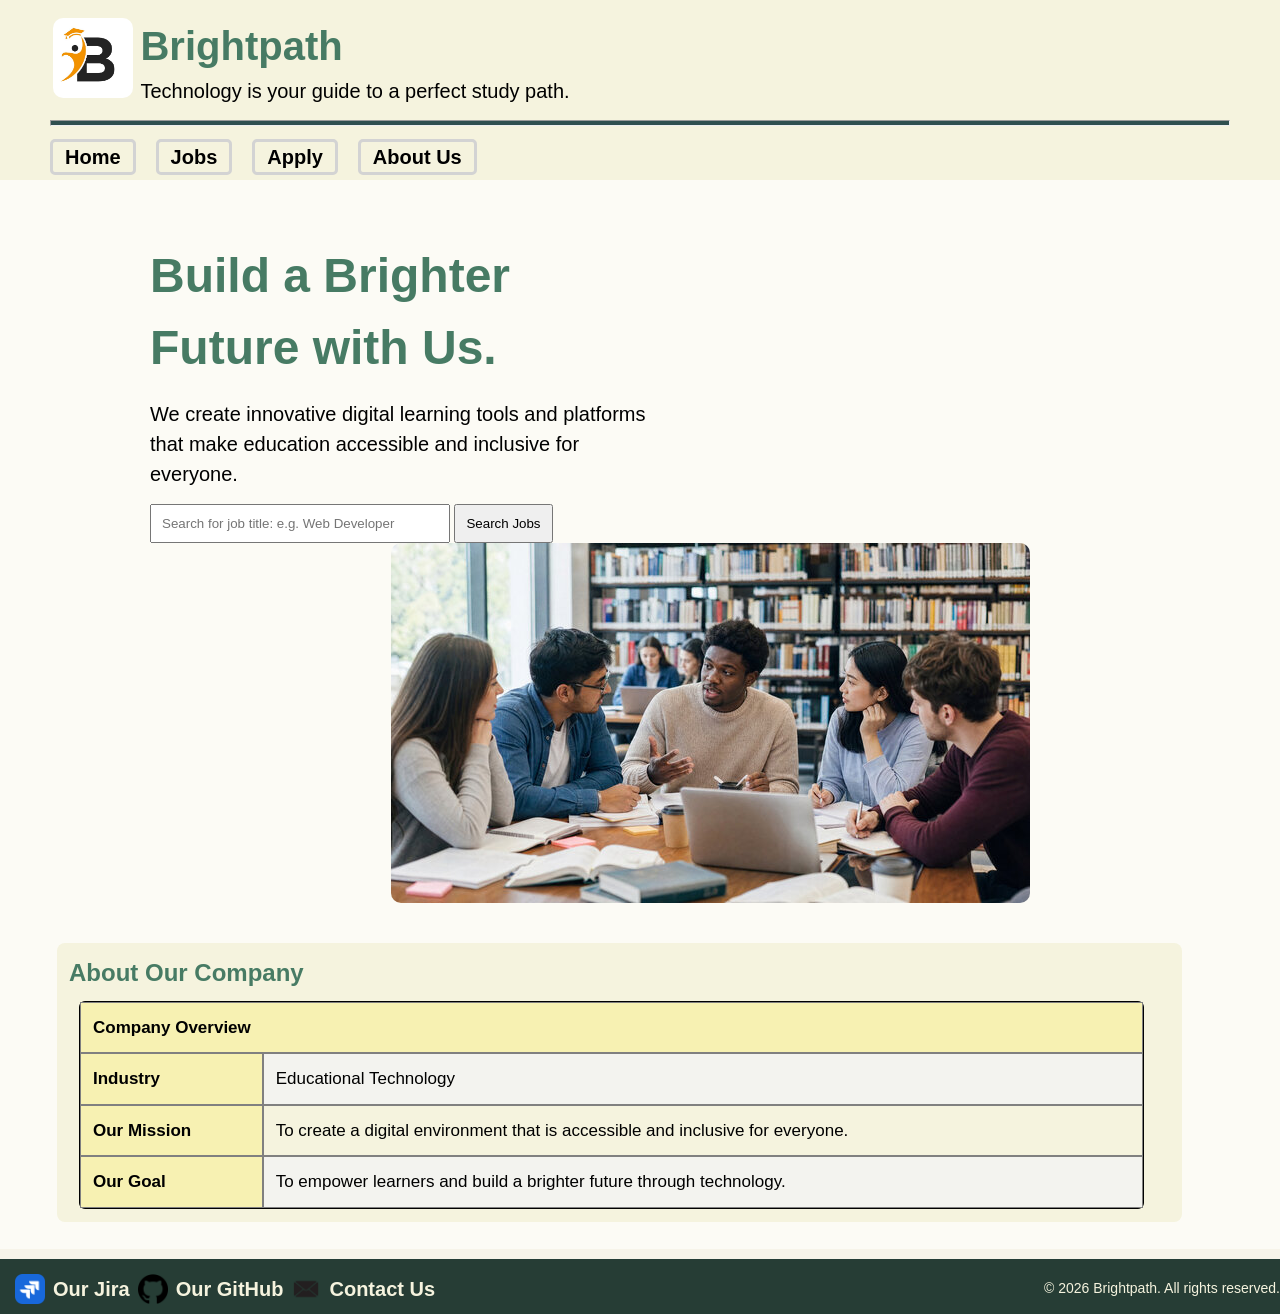
<file: index.html>
<!DOCTYPE html>
<html lang="en">

<head>
    <meta charset="UTF-8">
    <meta name="viewport" content="width=device-width, initial-scale=1.0">
    <title>Homepage</title>
    <link id="logo" rel="stylesheet" href="styles/styles.css">
</head>

<body>
    <header class="branding">
        <div>
            <img src="styles/images/brightpath-logo.jpg" alt="Company Logo">
            <div>
                <h1>Brightpath</h1>
                <p>Technology is your guide to a perfect study path.</p>
            </div>
        </div>
        <hr>
        <nav aria-labelledby="navigation">
            <ul id="navigation">
                <li><a href="index.html" aria-current="page">Home</a></li>
                <li><a href="jobs.html">Jobs</a></li>
                <li><a href="apply.html">Apply</a></li>
                <li><a href="about.html">About Us</a></li>
            </ul>
        </nav>
    </header>
    <main>
        <section class="hero">
            <div>
                <div id="hero-content">
                    <h2>Build a Brighter Future with Us.</h2>
                    <p>We create innovative digital learning tools and platforms that make education accessible and
                        inclusive for everyone.</p>
                    <form action="jobs.html" method="get">
                        <input id="keyword" name="keyword" type="search"
                            aria-label="Search for job title" placeholder="Search for job title: e.g. Web Developer">
                        <button type="submit">Search Jobs</button>
                    </form>
                </div>
                <div><img src="styles/images/group-learning.jpg" alt="The team"></div>  
            </div>
        </section>
        <section class="company-info">
            <div>
                <h2>About Our Company</h2>
                <table>
                    <tr>
                        <th colspan="2">Company Overview</th>
                    </tr>
                    <tr>
                        <th>Industry</th>
                        <td>Educational Technology</td>
                    </tr>
                    <tr>
                        <th>Our Mission</th>
                        <td>To create a digital environment that is accessible and inclusive for everyone.</td>
                    </tr>
                    <tr>
                        <th>Our Goal</th>
                        <td>To empower learners and build a brighter future through technology.</td>
                    </tr>
                </table>
            </div>
        </section>
    </main>
    <footer aria-labelledby="footer-navigation">
        <div id="footer-navigation">
            <div>
                <img src="styles/images/icons/jira.jpg" alt="Jira">
                <a
                    href="https://106394071.atlassian.net/jira/software/projects/CS26/boards/1?filter=&groupBy=none&atlOrigin=eyJpIjoiOThjZmQzMGU5NzQ5NDY5ZWJiYWY4OWJhMDg0ZmMwNWQiLCJwIjoiaiJ9">Our
                    Jira</a>
            </div>
            <div>
                <img src="styles/images/icons/github.png" alt="GitHub">
                <a href="https://github.com/106394071/Group6_Part1ofAppliedWebProject.git">Our GitHub</a>
            </div>
            <div>
                <img src="styles/images/icons/mail.jpg" alt="Email">
                <a href="mailto:106394071@student.swin.edu.au">Contact Us</a>
            </div>
            <div id="copyright">© 2026 Brightpath. All rights reserved.</div>
        </div>
    </footer>
</body>

</html>
</file>
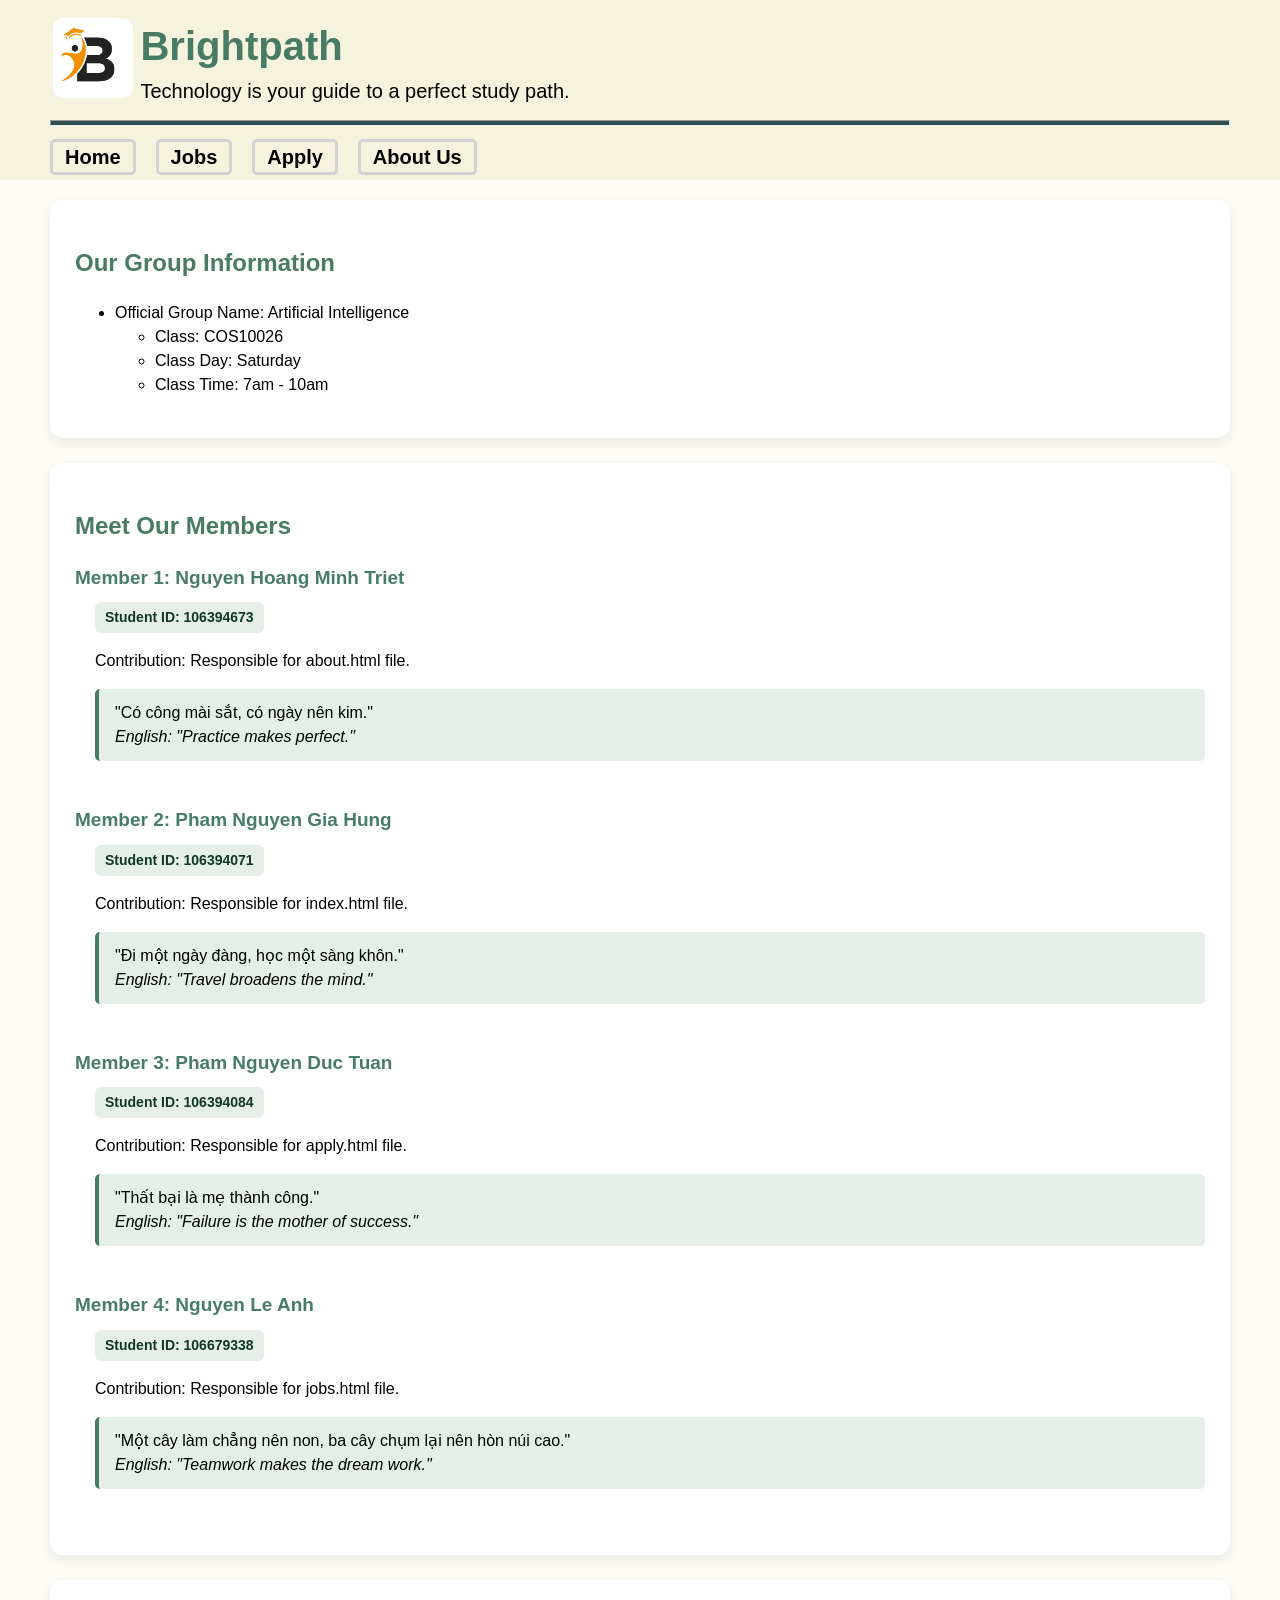
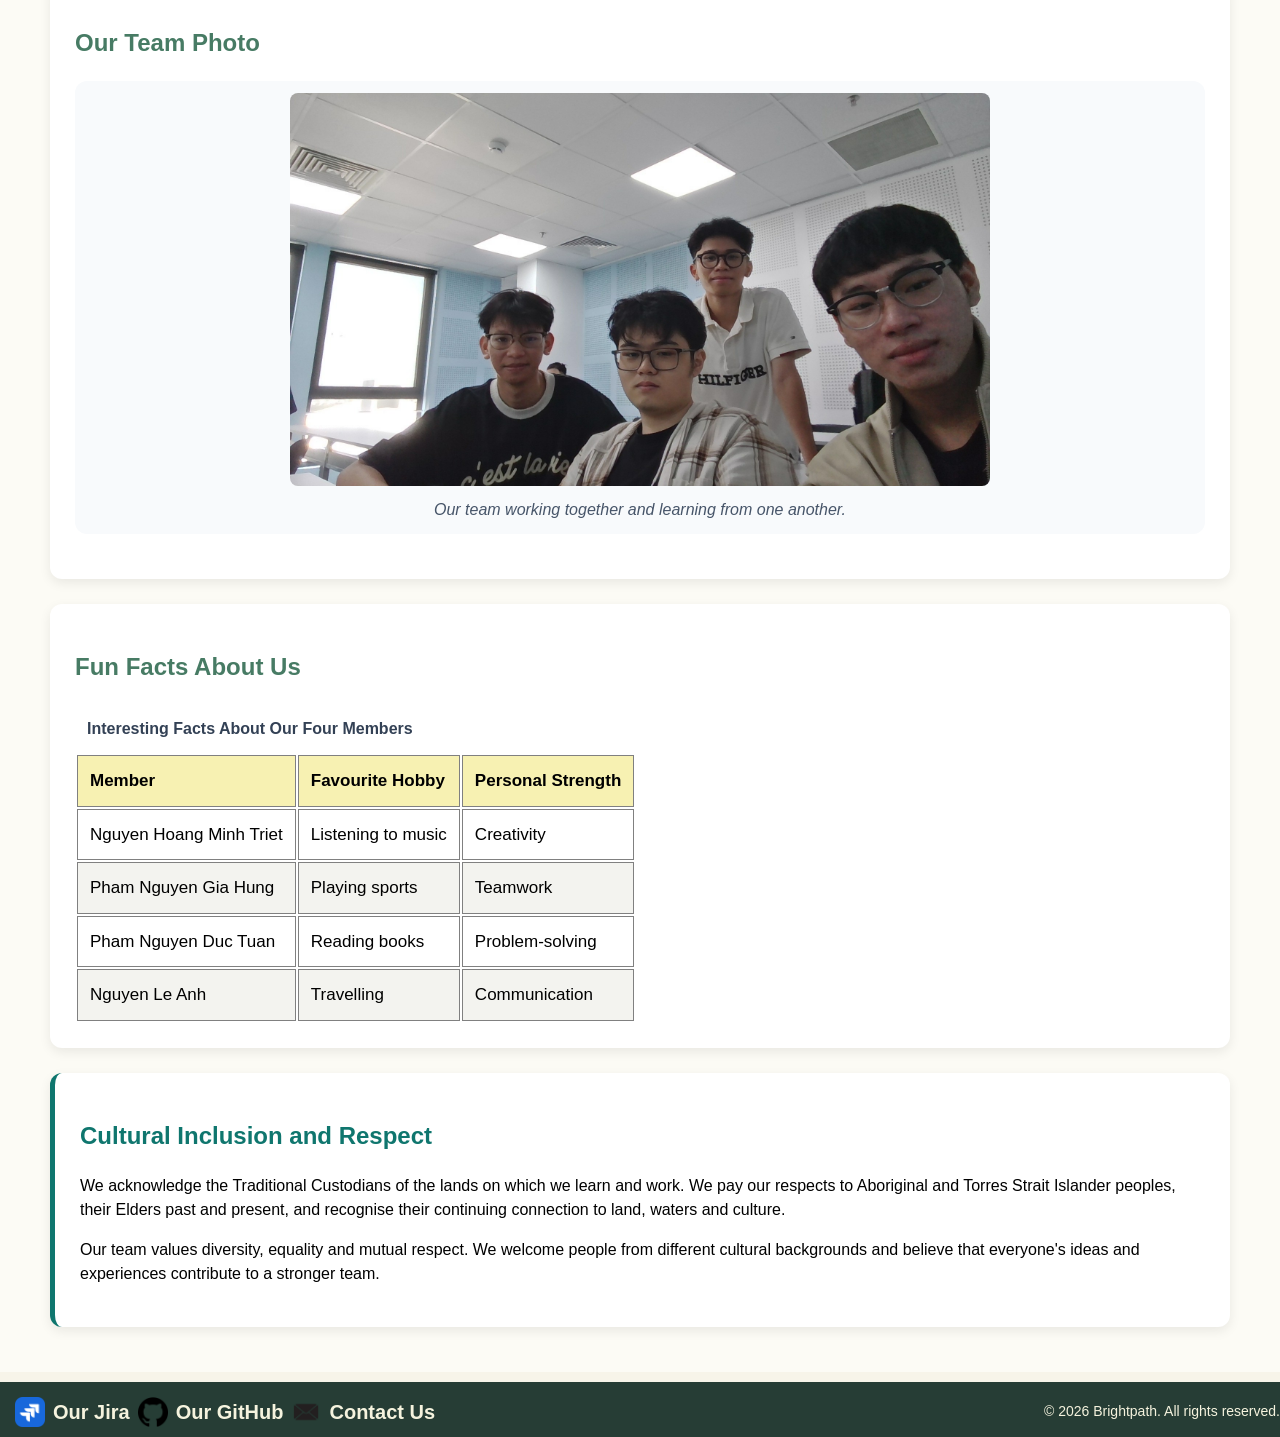
<file: about.html>
<!DOCTYPE html>
<html lang="en">
<head>
    <meta charset="UTF-8">
    <meta name="viewport" content="width=device-width, initial-scale=1.0">
    <title>About Us - Our Student Team</title>
    <link rel="stylesheet" href="styles/styles.css">
</head>

<body>
    <header class="branding">
        <div>
            <img src="styles/images/brightpath-logo.jpg" alt="Company Logo">
            <div>
                <h1>Brightpath</h1>
                <p>Technology is your guide to a perfect study path.</p>
            </div>
        </div>
        <hr>
        <nav aria-labelledby="navigation">
            <ul id="navigation">
                <li><a href="index.html">Home</a></li>
                <li><a href="jobs.html">Jobs</a></li>
                <li><a href="apply.html">Apply</a></li>
                <li><a href="about.html" aria-current="page">About Us</a></li>
            </ul>
        </nav>
    </header>
    <main>
        <!-- Group Information -->
        <section class="card">
            <h2>Our Group Information</h2>

            <ul>
                <li>
                    Official Group Name: Artificial Intelligence
                    <ul>
                        <li>Class: COS10026</li>
                        <li>Class Day: Saturday</li>
                        <li>Class Time: 7am - 10am</li>
                    </ul>
                </li>
            </ul>
        </section>

        <!-- Team Members -->
        <section class="card">
            <h2>Meet Our Members</h2>

            <dl>
                <dt>Member 1: Nguyen Hoang Minh Triet</dt>
                <dd>
                    <span class="student-id">Student ID: 106394673</span>
                    <p>Contribution: Responsible for about.html file.</p>
                    <blockquote>
                        "Có công mài sắt, có ngày nên kim."
                        <br>
                        <em>English: "Practice makes perfect."</em>
                    </blockquote>
                </dd>

                <dt>Member 2: Pham Nguyen Gia Hung</dt>
                <dd>
                    <span class="student-id">Student ID: 106394071</span>
                    <p>Contribution: Responsible for index.html file.</p>
                    <blockquote>
                        "Đi một ngày đàng, học một sàng khôn."
                        <br>
                        <em>English: "Travel broadens the mind."</em>
                    </blockquote>
                </dd>

                <dt>Member 3: Pham Nguyen Duc Tuan</dt>
                <dd>
                    <span class="student-id">Student ID: 106394084</span>
                    <p>Contribution: Responsible for apply.html file.</p>
                    <blockquote>
                        "Thất bại là mẹ thành công."
                        <br>
                        <em>English: "Failure is the mother of success."</em>
                    </blockquote>
                </dd>

                <dt>Member 4: Nguyen Le Anh</dt>
                <dd>
                    <span class="student-id">Student ID: 106679338</span>
                    <p>Contribution: Responsible for jobs.html file.</p>
                    <blockquote>
                        "Một cây làm chẳng nên non, ba cây chụm lại nên hòn núi cao."
                        <br>
                        <em>English: "Teamwork makes the dream work."</em>
                    </blockquote>
                </dd>
            </dl>
        </section>

        <!-- Group Photo -->
        <section class="card">
            <h2>Our Team Photo</h2>

            <figure class="team-photo">
                <img src="styles/images/member.jpg" alt="A photo of our four team members">
                <figcaption>
                    Our team working together and learning from one another.
                </figcaption>
            </figure>
        </section>

        <!-- Fun Facts -->
        <section class="card">
            <h2>Fun Facts About Us</h2>

            <table>
                <caption>Interesting Facts About Our Four Members</caption>

                <thead>
                    <tr>
                        <th>Member</th>
                        <th>Favourite Hobby</th>
                        <th>Personal Strength</th>
                    </tr>
                </thead>

                <tbody>
                    <tr>
                        <td>Nguyen Hoang Minh Triet</td>
                        <td>Listening to music</td>
                        <td>Creativity</td>
                    </tr>
                    <tr>
                        <td>Pham Nguyen Gia Hung</td>
                        <td>Playing sports</td>
                        <td>Teamwork</td>
                    </tr>
                    <tr>
                        <td>Pham Nguyen Duc Tuan</td>
                        <td>Reading books</td>
                        <td>Problem-solving</td>
                    </tr>
                    <tr>
                        <td>Nguyen Le Anh</td>
                        <td>Travelling</td>
                        <td>Communication</td>
                    </tr>
                </tbody>
            </table>
        </section>

        <!-- Cultural Inclusion -->
        <section class="card inclusion">
            <h2>Cultural Inclusion and Respect</h2>

            <p>
                We acknowledge the Traditional Custodians of the lands
                on which we learn and work. We pay our respects to
                Aboriginal and Torres Strait Islander peoples, their
                Elders past and present, and recognise their continuing
                connection to land, waters and culture.
            </p>

            <p>
                Our team values diversity, equality and mutual respect.
                We welcome people from different cultural backgrounds
                and believe that everyone's ideas and experiences
                contribute to a stronger team.
            </p>
        </section>
    </main>

    <footer aria-labelledby="footer-navigation">
        <div id="footer-navigation">
            <div>
                <img src="styles/images/icons/jira.jpg" alt="Jira">
                <a
                    href="https://106394071.atlassian.net/jira/software/projects/CS26/boards/1?filter=&groupBy=none&atlOrigin=eyJpIjoiOThjZmQzMGU5NzQ5NDY5ZWJiYWY4OWJhMDg0ZmMwNWQiLCJwIjoiaiJ9">Our
                    Jira</a>
            </div>
            <div>
                <img src="styles/images/icons/github.png" alt="GitHub">
                <a href="https://github.com/106394071/Group6_Part1ofAppliedWebProject.git">Our GitHub</a>
            </div>
            <div>
                <img src="styles/images/icons/mail.jpg" alt="Email">
                <a href="mailto:106394071@student.swin.edu.au">Contact Us</a>
            </div>
            <div id="copyright">© 2026 Brightpath. All rights reserved.</div>
        </div>
    </footer>
</body>
</html>
</file>
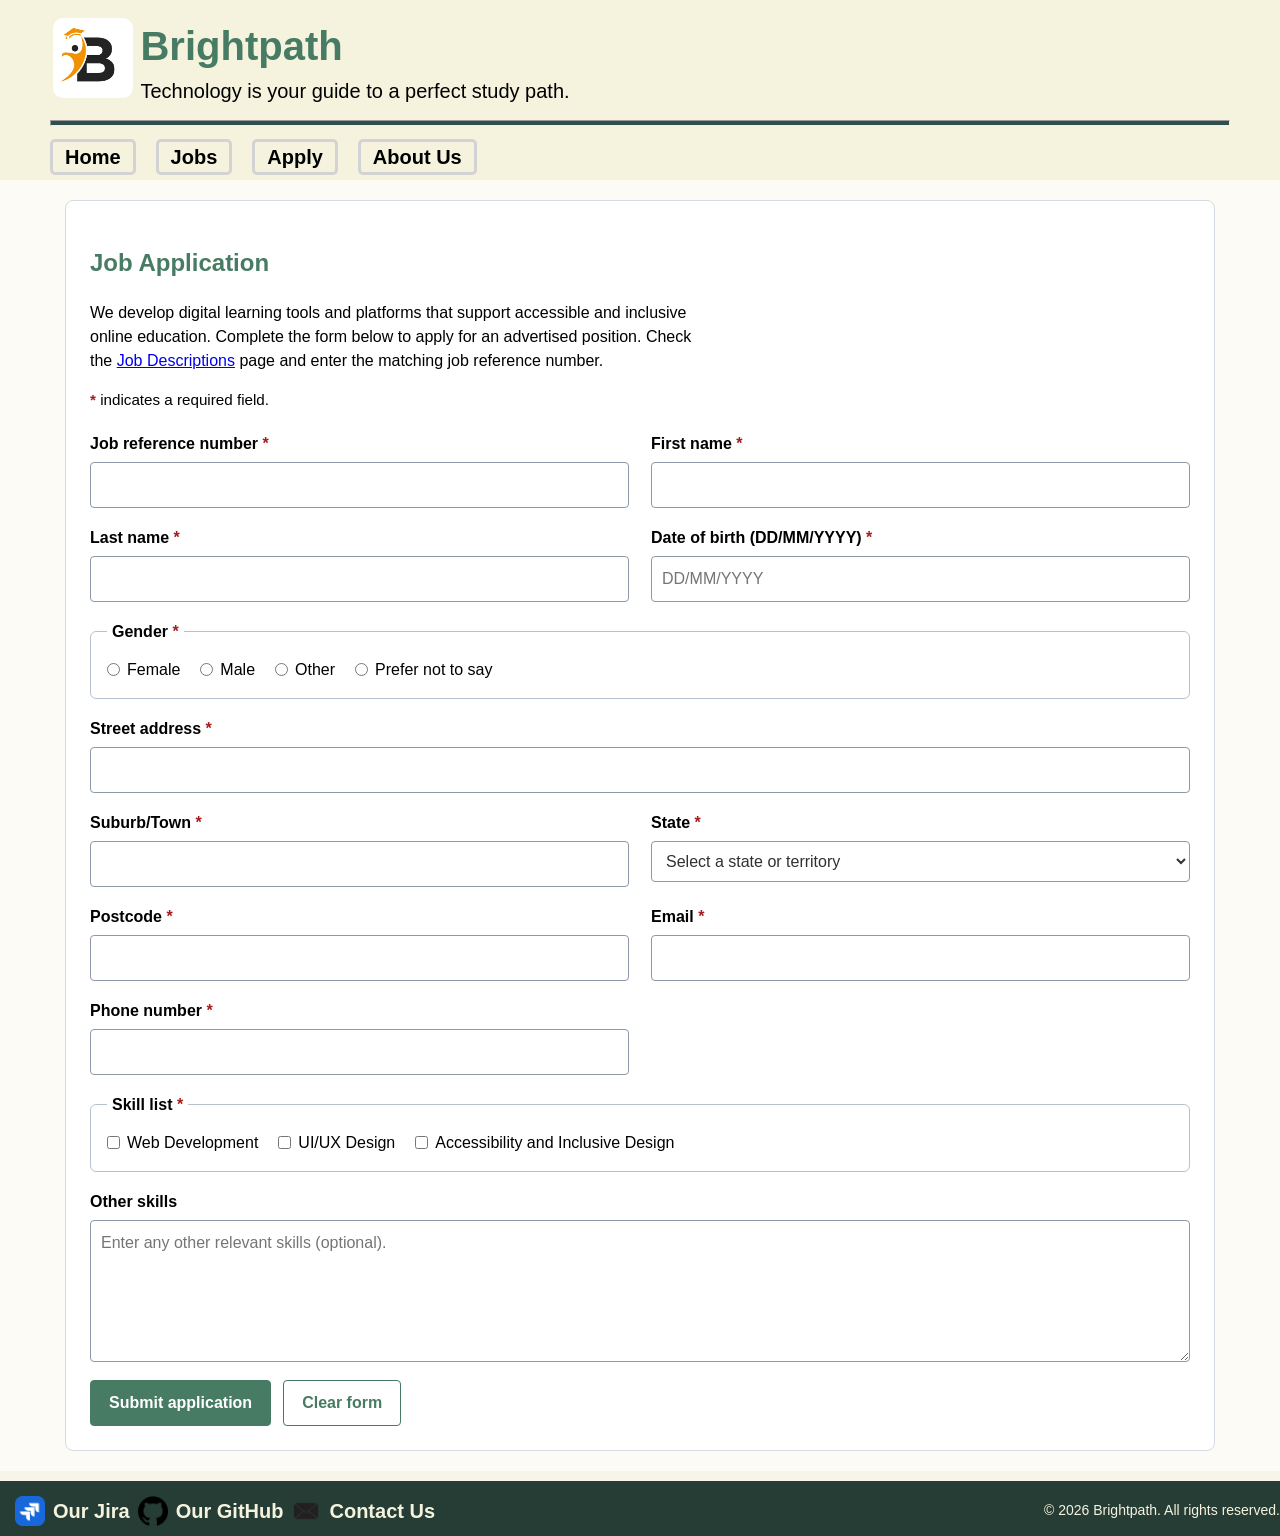
<file: apply.html>
<!DOCTYPE html>
<html lang="en">
<head>
    <meta charset="UTF-8">
    <meta name="viewport" content="width=device-width, initial-scale=1.0">
    <meta name="description" content="Brightpath job application form for an educational technology company developing digital learning tools and inclusive online education services.">
    <title>Apply for a Job | Brightpath</title>
    <link rel="stylesheet" href="styles/styles.css">

    <style>
        .apply-intro {
            max-width: 70ch;
        }
    </style>
</head>
<body>
    <header class="branding">
        <div>
            <img src="styles/images/brightpath-logo.jpg" alt="Company Logo">
            <div>
                <h1>Brightpath</h1>
                <p>Technology is your guide to a perfect study path.</p>
            </div>
        </div>
        <hr>
        <nav aria-labelledby="navigation">
            <ul id="navigation">
                <li><a href="index.html">Home</a></li>
                <li><a href="jobs.html">Jobs</a></li>
                <li><a href="apply.html" aria-current="page">Apply</a></li>
                <li><a href="about.html">About Us</a></li>
            </ul>
        </nav>
    </header>

    <main class="apply-main">
        <section class="apply-panel" aria-labelledby="apply-heading">
            <h2 id="apply-heading">Job Application</h2>
            <p class="apply-intro">
                We develop digital learning tools and platforms that support accessible and inclusive online education. Complete the form below to apply for an advertised position. Check the
                <a href="jobs.html">Job Descriptions</a> page and enter the matching job
                reference number.
            </p>
            <p class="required-note">
                <span class="required-marker" style="color: #a61b1b;">*</span>
                indicates a required field.
            </p>

            <!-- TODO: Check whether the course requires a student-specific formtest URL. -->
            <form class="apply-form"
                  action="https://mercury.swin.edu.au/it000000/formtest.php"
                  method="post">

                <div class="form-field">
                    <label for="job-reference">Job reference number <span class="required-marker">*</span></label>
                    <input type="text" id="job-reference" name="job_reference"
                           minlength="5" maxlength="5" pattern="[A-Za-z0-9]{5}"
                           title="Enter exactly 5 letters or numbers."
                           autocomplete="off" required>
                </div>

                <div class="form-field">
                    <label for="first-name">First name <span class="required-marker">*</span></label>
                    <input type="text" id="first-name" name="first_name"
                           maxlength="20" pattern="[A-Za-z]{1,20}"
                           title="Enter up to 20 alphabetic characters."
                           autocomplete="given-name" required>
                </div>

                <div class="form-field">
                    <label for="last-name">Last name <span class="required-marker">*</span></label>
                    <input type="text" id="last-name" name="last_name"
                           maxlength="20" pattern="[A-Za-z]{1,20}"
                           title="Enter up to 20 alphabetic characters."
                           autocomplete="family-name" required>
                </div>

                <div class="form-field">
                    <label for="date-of-birth">Date of birth (DD/MM/YYYY) <span class="required-marker">*</span></label>
                    <input type="text" id="date-of-birth" name="date_of_birth"
                           inputmode="numeric"
                           pattern="(0[1-9]|[12][0-9]|3[01])/(0[1-9]|1[0-2])/[0-9]{4}"
                           placeholder="DD/MM/YYYY"
                           title="Enter the date in DD/MM/YYYY format."
                           autocomplete="bday" required>
                </div>

                <fieldset class="form-fieldset">
                    <legend>Gender <span class="required-marker">*</span></legend>
                    <div class="radio-options">
                        <label class="option-label" for="gender-female">
                            <input type="radio" id="gender-female" name="gender" value="Female" required>
                            Female
                        </label>
                        <label class="option-label" for="gender-male">
                            <input type="radio" id="gender-male" name="gender" value="Male" required>
                            Male
                        </label>
                        <label class="option-label" for="gender-other">
                            <input type="radio" id="gender-other" name="gender" value="Other" required>
                            Other
                        </label>
                        <label class="option-label" for="gender-undisclosed">
                            <input type="radio" id="gender-undisclosed" name="gender" value="Prefer not to say" required>
                            Prefer not to say
                        </label>
                    </div>
                </fieldset>

                <div class="form-field form-field--full">
                    <label for="street-address">Street address <span class="required-marker">*</span></label>
                    <input type="text" id="street-address" name="street_address"
                           maxlength="40" autocomplete="street-address" required>
                </div>

                <div class="form-field">
                    <label for="suburb-town">Suburb/Town <span class="required-marker">*</span></label>
                    <input type="text" id="suburb-town" name="suburb_town"
                           maxlength="40" autocomplete="address-level2" required>
                </div>

                <div class="form-field">
                    <label for="state">State <span class="required-marker">*</span></label>
                    <select id="state" name="state" autocomplete="address-level1" required>
                        <option value="" selected disabled>Select a state or territory</option>
                        <option value="VIC">VIC</option>
                        <option value="NSW">NSW</option>
                        <option value="QLD">QLD</option>
                        <option value="NT">NT</option>
                        <option value="WA">WA</option>
                        <option value="SA">SA</option>
                        <option value="TAS">TAS</option>
                        <option value="ACT">ACT</option>
                    </select>
                </div>

                <div class="form-field">
                    <label for="postcode">Postcode <span class="required-marker">*</span></label>
                    <input type="text" id="postcode" name="postcode"
                           inputmode="numeric" pattern="[0-9]{4}"
                           minlength="4" maxlength="4"
                           title="Enter exactly 4 digits."
                           autocomplete="postal-code" required>
                </div>

                <div class="form-field">
                    <label for="email">Email <span class="required-marker">*</span></label>
                    <input type="email" id="email" name="email" autocomplete="email" required>
                </div>

                <div class="form-field">
                    <label for="phone">Phone number <span class="required-marker">*</span></label>
                    <input type="tel" id="phone" name="phone" inputmode="numeric"
                           pattern="[0-9]{8,12}" minlength="8" maxlength="12"
                           title="Enter 8 to 12 digits, without spaces."
                           autocomplete="tel" required>
                </div>

                <fieldset class="form-fieldset">
                    <legend>Skill list <span class="required-marker">*</span></legend>
                    <!-- These skills are relevant to the G04 EdTech industry. -->
                    <div class="skill-options">
                        <label class="option-label" for="skill-web-development">
                            <input type="checkbox" id="skill-web-development" name="skills[]" value="Web Development" required>
                            Web Development
                        </label>
                        <label class="option-label" for="skill-ui-ux-design">
                            <input type="checkbox" id="skill-ui-ux-design" name="skills[]" value="UI/UX Design" required>
                            UI/UX Design
                        </label>
                        <label class="option-label" for="skill-accessibility">
                            <input type="checkbox" id="skill-accessibility" name="skills[]" value="Accessibility and Inclusive Design" required>
                            Accessibility and Inclusive Design
                        </label>
                    </div>
                    <!-- Note: required on each checkbox means all listed options must be checked. -->
                </fieldset>

                <div class="form-field form-field--full">
                    <label for="other-skills">Other skills</label>
                    <textarea id="other-skills" name="other_skills" rows="5"
                              placeholder="Enter any other relevant skills (optional)."></textarea>
                </div>

                <div class="form-actions">
                    <button type="submit">Submit application</button>
                    <button type="reset" class="reset-button">Clear form</button>
                </div>
            </form>
        </section>
    </main>

    <footer aria-labelledby="footer-navigation">
        <div id="footer-navigation">
            <div>
                <img src="styles/images/icons/jira.jpg" alt="Jira">
                <a href="https://106394071.atlassian.net/jira/software/projects/CS26/boards/1?filter=&amp;groupBy=none&amp;atlOrigin=eyJpIjoiOThjZmQzMGU5NzQ5NDY5ZWJiYWY4OWJhMDg0ZmMwNWQiLCJwIjoiaiJ9">Our Jira</a>
            </div>
            <div>
                <img src="styles/images/icons/github.png" alt="GitHub">
                <a href="https://github.com/106394071/Group6_Part1ofAppliedWebProject.git">Our GitHub</a>
            </div>
            <div>
                <img src="styles/images/icons/mail.jpg" alt="Email">
                <a href="mailto:106394071@student.swin.edu.au">Contact Us</a>
            </div>
            <div id="copyright">© 2026 Brightpath. All rights reserved.</div>
        </div>
    </footer>
</body>
</html>
</file>
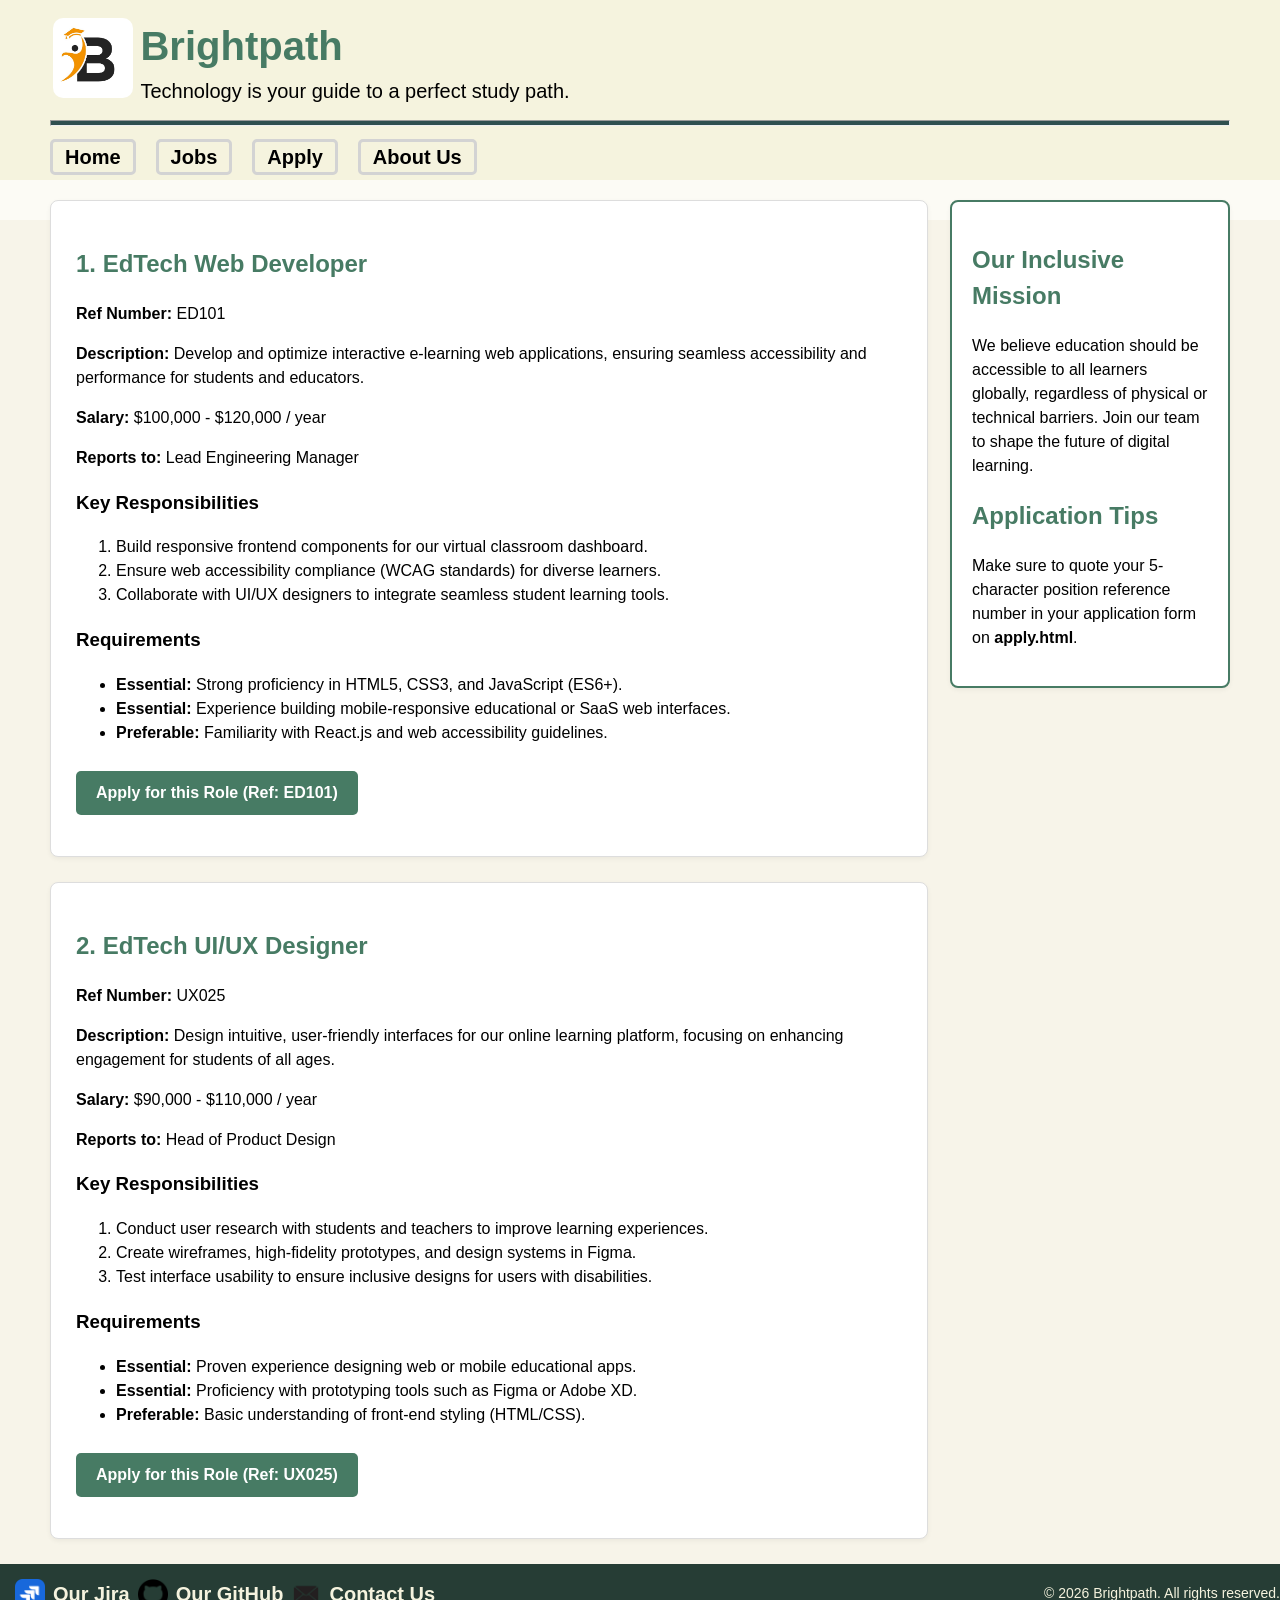
<file: jobs.html>
<!DOCTYPE html>
<html lang="en">
<head>
    <meta charset="UTF-8">
    <meta name="viewport" content="width=device-width, initial-scale=1.0">
    <title>Job Openings - Career Opportunities</title>
    <link rel="stylesheet" href="styles/styles.css">
</head>
<body>

    <header class="branding">
        <div>
            <img src="styles/images/brightpath-logo.jpg" alt="Company Logo">
            <div>
                <h1>Brightpath</h1>
                <p>Technology is your guide to a perfect study path.</p>
            </div>
        </div>
        <hr>
        <nav aria-labelledby="navigation">
            <ul id="navigation">
                <li><a href="index.html">Home</a></li>
                <li><a href="jobs.html" aria-current="page">Jobs</a></li>
                <li><a href="apply.html">Apply</a></li>
                <li><a href="about.html">About Us</a></li>
            </ul>
        </nav>
    </header>

   <main>
        <!-- Thanh bên Sidebar (<aside>) với thông tin về sứ mệnh giáo dục và mẹo nộp hồ sơ -->
        <aside class="sidebar-info">
            <h2>Our Inclusive Mission</h2>
            <p>We believe education should be accessible to all learners globally, regardless of physical or technical barriers. Join our team to shape the future of digital learning.</p>
            <h2>Application Tips</h2>
            <p>Make sure to quote your 5-character position reference number in your application form on <strong>apply.html</strong>.</p>
        </aside>

        <!-- Job Card 1: Web Developer -->
        <section class="job-post">
            <h2>1. EdTech Web Developer</h2>
            <p><strong>Ref Number:</strong> ED101</p>
            <p><strong>Description:</strong> Develop and optimize interactive e-learning web applications, ensuring seamless accessibility and performance for students and educators.</p>
            <p><strong>Salary:</strong> $100,000 - $120,000 / year</p>
            <p><strong>Reports to:</strong> Lead Engineering Manager</p>

            <h3>Key Responsibilities</h3>
            <ol>
                <li>Build responsive frontend components for our virtual classroom dashboard.</li>
                <li>Ensure web accessibility compliance (WCAG standards) for diverse learners.</li>
                <li>Collaborate with UI/UX designers to integrate seamless student learning tools.</li>
            </ol>

            <h3>Requirements</h3>
            <ul>
                <li><strong>Essential:</strong> Strong proficiency in HTML5, CSS3, and JavaScript (ES6+).</li>
                <li><strong>Essential:</strong> Experience building mobile-responsive educational or SaaS web interfaces.</li>
                <li><strong>Preferable:</strong> Familiarity with React.js and web accessibility guidelines.</li>
            </ul>

            <!-- Nút dẫn tới apply.html đúng yêu cầu -->
            <p><a href="apply.html" class="apply-btn">Apply for this Role (Ref: ED101)</a></p>
        </section>

        <!-- Job Card 2: UI/UX Designer -->
        <section class="job-post">
            <h2>2. EdTech UI/UX Designer</h2>
            <p><strong>Ref Number:</strong> UX025</p>
            <p><strong>Description:</strong> Design intuitive, user-friendly interfaces for our online learning platform, focusing on enhancing engagement for students of all ages.</p>
            <p><strong>Salary:</strong> $90,000 - $110,000 / year</p>
            <p><strong>Reports to:</strong> Head of Product Design</p>

            <h3>Key Responsibilities</h3>
            <ol>
                <li>Conduct user research with students and teachers to improve learning experiences.</li>
                <li>Create wireframes, high-fidelity prototypes, and design systems in Figma.</li>
                <li>Test interface usability to ensure inclusive designs for users with disabilities.</li>
            </ol>

            <h3>Requirements</h3>
            <ul>
                <li><strong>Essential:</strong> Proven experience designing web or mobile educational apps.</li>
                <li><strong>Essential:</strong> Proficiency with prototyping tools such as Figma or Adobe XD.</li>
                <li><strong>Preferable:</strong> Basic understanding of front-end styling (HTML/CSS).</li>
            </ul>

            <!-- Nút dẫn tới apply.html đúng yêu cầu -->
            <p><a href="apply.html" class="apply-btn">Apply for this Role (Ref: UX025)</a></p>
        </section>
    </main>
    <footer aria-labelledby="footer-navigation">
        <div id="footer-navigation">
            <div>
                <img src="styles/images/icons/jira.jpg" alt="Jira">
                <a
                    href="https://106394071.atlassian.net/jira/software/projects/CS26/boards/1?filter=&groupBy=none&atlOrigin=eyJpIjoiOThjZmQzMGU5NzQ5NDY5ZWJiYWY4OWJhMDg0ZmMwNWQiLCJwIjoiaiJ9">Our
                    Jira</a>
            </div>
            <div>
                <img src="styles/images/icons/github.png" alt="GitHub">
                <a href="https://github.com/106394071/Group6_Part1ofAppliedWebProject.git">Our GitHub</a>
            </div>
            <div>
                <img src="styles/images/icons/mail.jpg" alt="Email">
                <a href="mailto:106394071@student.swin.edu.au">Contact Us</a>
            </div>
            <div id="copyright">© 2026 Brightpath. All rights reserved.</div>
        </div>
    </footer>

</body>
</html>
</file>
<file: styles/styles.css>
/* Index Page + Main CSS */
body {
    font-family: Calibri, sans-serif;
    margin: 0;
    line-height: 1.5;
}

h1,
h2 {
    color: #477b64
}

header {
    display: block;
    height: 160px;
    padding: 10px 50px;
    text-align: left;
    background-color: #f5f3de;
}

header div img {
    width: 80px;
    height: 80px;
    object-fit: contain;
    border-radius: 10px;
}

header div {
    display: inline-block;
    padding: 3px;
}

header div p {
    font-size: 20px;
}

header div h1 {
    font-size: 40px;
}

header hr {
    height: 4px;
    background-color: darkslategrey;
}

th,
td {
    border: 1px solid gray;
    padding: 12px;
    font-size: 17px;
    text-align: left;
}

th {
    background-color: #f7f1b2;
}

.branding h1,
.branding p {
    margin: 0;
}

nav ul {
    display: flex;
    flex-wrap: wrap;
    gap: 20px;
    list-style: none;
    padding: 0;
}

nav a {
    color: black;
    text-decoration: none;
    font-weight: bold;
    font-size: 20px;
    padding: 0.2em 0.6em;
    border: 3px solid lightgray;
    border-radius: 5px;
}

nav a:hover,
nav a:focus {
    text-decoration: underline;
    border: 4px solid darkgray;
}

main {
    padding: 20px 50px;
    background-color: #fcfbf5;
}

section {
    margin-bottom: 25px;
    border-radius: 8px;
}

.hero {
    display: block;
    margin-left: 100px;
    margin-bottom: 40px;
    overflow: hidden;
}

.hero h2 {
    display: block;
    width: 500px;
    font-size: 48px;
    margin-bottom: 15px;
}

.hero p {
    font-size: 20px;
    width: 500px;
    margin-top: 0px;
    margin-bottom: 15px;
}

.hero form input {
    width: 300px;
}

#hero-content {
    float: left;
    clear: both;
    width: 550px;
}

.hero img {
    float: right;
    margin-right: 200px;
    border-radius: 10px;
}

input,
button {
    padding: 10px;
}

input {
    max-width: 100%;
}

button {
    cursor: pointer;
}

.company-info {
    display: block;
    height: 275px;
    width: 95%;
    padding: 2px;
    margin: 7px;
    background-color: #f5f3de;
    clear: both;
}

.company-info h2 {
    margin: 10px;
}

.company-info table {
    width: 95%;
    margin-left: 20px;
    border-collapse: separate;
    border-spacing: 0;
    border: 1px solid;
    border-radius: 6px;
}

footer {
    background-color: #263d35;
    margin-top: 10PX;
    padding-top: 15px;
    padding-left: 15px;
    clear: both;
}

footer div {
    display: flex;
    flex-wrap: wrap;
    align-items: center;
    gap: 8px;
    padding-bottom: 5px;
}

footer div img {
    display: block;
    width: 30px;
    height: 30px;
}

footer div a {
    color: #f5f3de;
    font-size: 20px;
    font-weight: bold;
    text-decoration: none;
}

footer div a:hover,
footer div a:focus {
    text-decoration: underline;
}

#copyright {
    color: #f5f3de;
    margin-left: auto;
    font-size: 14px;
}

@media (min-width: 600px) and (max-width: 1000px) {

    header,
    section,
    footer {
        padding: 15px;
        margin: auto;
        width: 80%;
    }

    nav ul {
        gap: 12px;
    }

    main {
        width: 95%;
        .apply-form-grid {
            grid-template-columns: minmax(0, 1fr);
        }
    }

    .card {
        padding: 16px;
    }

    header h1 {
        font-size: 28px;
    }

    table {
        font-size: 13px;
    }

    th,
    td {
        padding: 8px;
    }

    aside.sidebar-info,
    section.job-post {
        float: none;
        width: 100%;
        margin: 0 0 20px 0;
    }

    .apply-main {
        width: 100%;
        padding: 16px;
    }

    .apply-panel {
        padding: 16px;
    }

    .apply-form {
        grid-template-columns: 1fr;
        gap: 14px;
    }

    .apply-form .form-field--full,
    .apply-form .form-fieldset,
    .apply-form .form-actions {
        grid-column: auto;
    }
}

/* Jobs Page CSS*/


body {
    background-color: #f7f4e9; /* Hoặc mã màu vàng nhạt hiện tại của bạn */
}
section.job-post {
    margin-bottom: 30px;
}

/* Yêu cầu cho thẻ <aside> */
aside.sidebar-info {
    float: right;
    width: 20%;
    margin: 0 0 20px 20px;
    padding: 20px;
    border: 2px solid #477b64;
    background-color: #ffffff;
    border-radius: 8px;
    box-shadow: 0 2px 5px rgba(0, 0, 0, 0.05);
}

/* Định dạng Card cho từng Job Listing */
section.job-post {
    float: left;
    width: 70%;
    /* Chiếm phần còn lại bên trái */
    background: #ffffff;
    padding: 25px;
    margin-bottom: 25px;
    border-radius: 8px;
    border: 1px solid #ddd;
    box-shadow: 0 2px 5px rgba(0, 0, 0, 0.05);
}

/* Thiết kế nút bấm Apply */
.apply-btn {
    display: inline-block;
    background-color: #477b64;
    color: white;
    padding: 10px 20px;
    text-decoration: none;
    border-radius: 5px;
    font-weight: bold;
    margin-top: 10px;
    transition: background 0.3s;
}

.apply-btn:hover {
    background-color: #263d35;
}

/* Apply Page CSS*/
.apply-form-grid {
    display: grid;
    grid-template-columns: repeat(2, minmax(0, 1fr));
    gap: 16px 24px;
}

.apply-field {
    display: flex;
    flex-direction: column;
    gap: 6px;
    margin-bottom: 16px;
}

.apply-field input,
.apply-field select,
.apply-field textarea {
    box-sizing: border-box;
    width: 100%;
    max-width: 100%;
    padding: 10px;
    font: inherit;
}

.apply-main {
    width: auto;
    margin: 0 auto;
    padding: 20px 50px;
    box-sizing: border-box;
}

.apply-panel {
    background-color: #ffffff;
    margin: 0 auto;
    max-width: 1100px;
    padding: 24px;
    border: 1px solid #d5dbe3;
    border-radius: 8px;
}

.apply-intro {
    margin-bottom: 1rem;
}

.required-note {
    margin-bottom: 1.25rem;
    font-size: 0.95rem;
}

.required-marker {
    color: #a61b1b;
    font-weight: bold;
}

.apply-form {
    display: grid;
    grid-template-columns: repeat(2, minmax(0, 1fr));
    gap: 18px 22px;
}

.apply-form .form-field {
    min-width: 0;
}

.apply-form .form-field--full,
.apply-form .form-fieldset,
.apply-form .form-actions {
    grid-column: 1 / -1;
}

.apply-form label,
.apply-form legend {
    font-weight: bold;
}

.apply-form .form-field>label {
    display: block;
    margin-bottom: 6px;
}

.apply-form input[type="text"],
.apply-form input[type="email"],
.apply-form input[type="tel"],
.apply-form select,
.apply-form textarea {
    display: block;
    width: 100%;
    box-sizing: border-box;
    border: 1px solid #8d99a8;
    border-radius: 4px;
    padding: 10px;
    font: inherit;
    background-color: #ffffff;
    color: #333030;
}

.apply-form textarea {
    resize: vertical;
}

.apply-form .form-fieldset {
    min-width: 0;
    margin: 0;
    padding: 14px 16px 16px;
    border: 1px solid #b7c2ce;
    border-radius: 6px;
}

.apply-form legend {
    padding: 0 5px;
}

.apply-form .radio-options,
.apply-form .skill-options {
    display: flex;
    flex-wrap: wrap;
    gap: 10px 20px;
}

.apply-form .option-label {
    display: inline-flex;
    align-items: center;
    gap: 7px;
    font-weight: normal;
}

/* Override the general input padding so radio buttons and checkboxes stay compact. */
.apply-form input[type="radio"],
.apply-form input[type="checkbox"] {
    width: auto;
    max-width: none;
    margin: 0;
    padding: 0;
}

.apply-form input:focus-visible,
.apply-form select:focus-visible,
.apply-form textarea:focus-visible,
.apply-form button:focus-visible {
    outline: 3px solid #245db5;
    outline-offset: 2px;
}

.apply-form .form-actions {
    display: flex;
    flex-wrap: wrap;
    gap: 12px;
}

.apply-form button {
    border: 1px solid #477b64;
    border-radius: 4px;
    padding: 10px 18px;
    background-color: #477b64;
    color: #ffffff;
    font: inherit;
    font-weight: bold;
}

.apply-form button:hover {
    background-color: #1c2c47;
}

.apply-form .reset-button {
    background-color: #ffffff;
    color: #477b64;
}

.apply-form .reset-button:hover {
    background-color: #edf1f6;
}

.apply-form input:focus,
.apply-form select:focus,
.apply-form textarea:focus {
    border-color: #245db5;
}

/* About Page CSS*/
.card {
    background-color: #FFFFFF;
    padding: 25px;
    margin-bottom: 25px;
    border-radius: 12px;
    box-shadow: 0 4px 12px rgba(0, 0, 0, 0.08);
}

/* Member definition list */
dt {
    color: #477D68;
    font-size: 19px;
    font-weight: bold;
    margin-top: 20px;
}

dd {
    margin-left: 20px;
    padding: 10px 0;
}

/* Styled student IDs */
.student-id {
    display: inline-block;
    background-color: #E5EFE8;
    color: #12372A;
    padding: 5px 10px;
    border-radius: 6px;
    font-size: 14px;
    font-weight: bold;
}

/* Quotes */
blockquote {
    background-color: #E5EFE8;
    border-left: 4px solid #477D68;
    padding: 12px 16px;
    margin: 15px 0;
    border-radius: 5px;
}

/* Hover effects */
.card {
    transition: transform 0.3s ease,
        box-shadow 0.3s ease;
}

.card:hover {
    transform: translateY(-4px);
    box-shadow: 0 8px 20px rgba(30, 58, 138, 0.15);
}

.student-id:hover {
    background-color: #477D68;
    color: #E5EFE8;
}

/* Group photo */
.team-photo {
    border-radius: 12px;
    padding: 12px;
    margin: 20px 0;
    background-color: #F8FAFC;
    text-align: center;
}

.team-photo img {
    display: block;
    width: 100%;
    max-width: 700px;
    height: auto;
    margin: 0 auto;
    border-radius: 8px;
}

figcaption {
    color: #475569;
    font-style: italic;
    margin-top: 12px;
}

caption {
    font-weight: bold;
    color: #334155;
    padding: 12px;
    text-align: left;
}

tbody tr:nth-child(even) {
    background-color: #f3f3ef;
}

tbody tr:hover {
    background-color: #f0edca;
}

/* Cultural inclusion */
.inclusion {
    border-left: 5px solid #0F766E;
}

.inclusion h2 {
    color: #0F766E;
}
</file>
